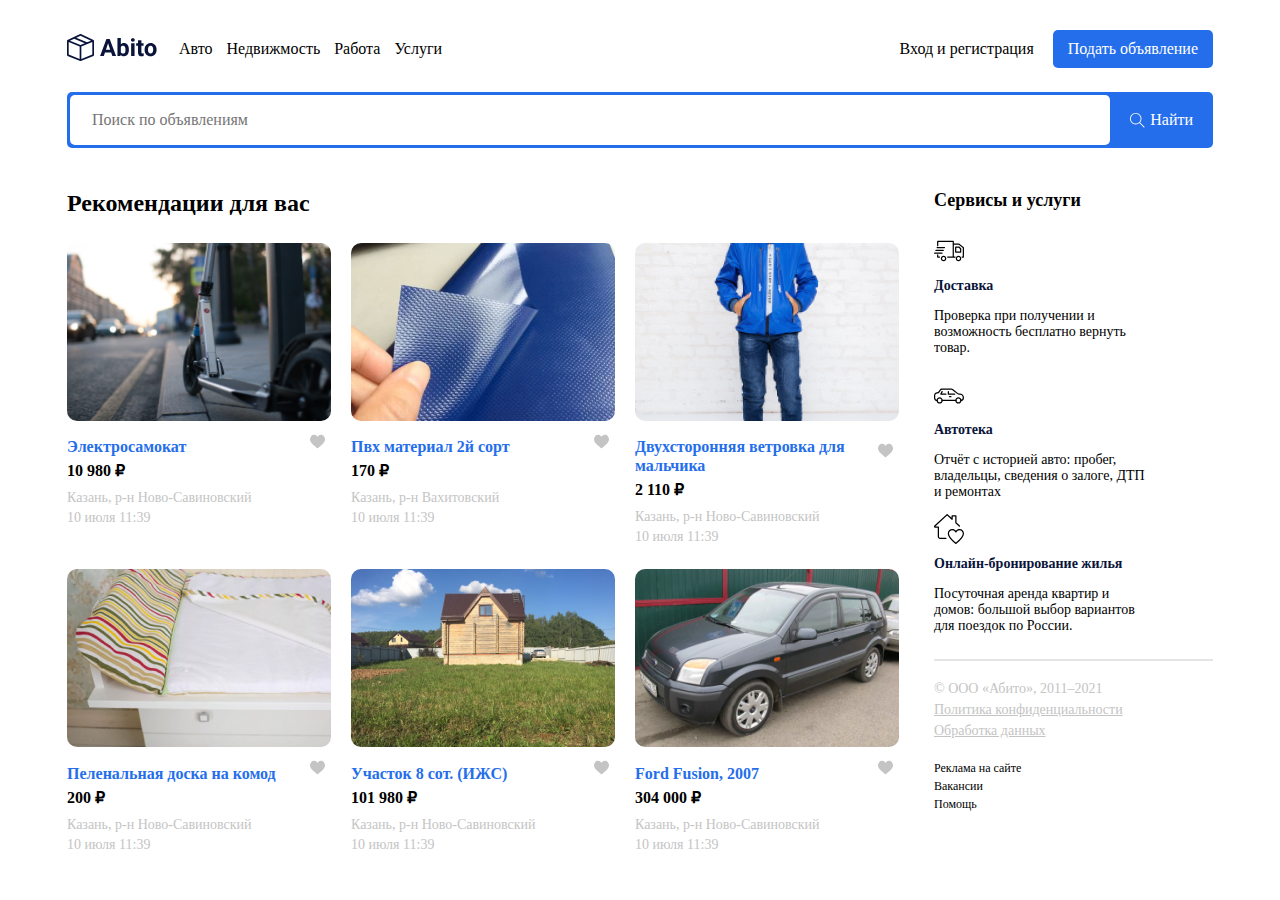
<file: index.html>
<!DOCTYPE html>
<html lang="en">
<head>
    <meta charset="UTF-8">
    <meta http-equiv="X-UA-Compatible" content="IE=edge">
    <meta name="viewport" content="width=device-width, initial-scale=1.0">
    <title>Abito - доска объявлений</title>
    <link rel="preconnect" href="https://fonts.googleapis.com">
    <link rel="preconnect" href="https://fonts.gstatic.com" crossorigin>
    <link href="https://fonts.googleapis.com/css2?family=Roboto:wght@400;700&display=swap" rel="stylesheet">
    <link rel="stylesheet" href="css/style.css">
    <link rel="stylesheet" href="css/normolize.css">
</head>
<body>
    <header class="header container">
        <div class="navbar">
            <a href="index.html" class="logo">
                <img src="img/Vector.svg" alt="logo: Abito" class="logo-image">
            </a>
            <!-- Навигационная панель -->
            <nav class="navbar-menu">
                <ul class="menu">
                    <li class="menu-item">
                        <a href="#" class="menu-link">Авто</a>
                    </li>
                    <li class="menu-item">
                        <a href="#" class="menu-link">Недвижмость</a>
                    </li>
                    <li class="menu-item">
                        <a href="#" class="menu-link">Работа</a>
                    </li>
                    <li class="menu-item">
                        <a href="#" class="menu-link">Услуги</a>
                    </li>
                </ul>
            </nav>

            <div class="button-group">
                <a href="#" class="button button-link">Вход и регистрация</a>
                <a href="#" class="button button-primary">Подать объявление</a>
            </div>
        </div>
        <!-- /.navbar -->
        <div class="search-panel">
            <input type="search" class="search-input" placeholder="Поиск по объявлениям">
            <button class="search-button">
                <svg class="search-icon" width="15" height="15" viewBox="0 0 15 15" fill="none" xmlns="http://www.w3.org/2000/svg">
                    <path d="M14.6506 14.0012L10.0862 9.43675C10.9465 8.43352 11.4706 7.13293 11.4706 5.71058C11.4706 2.54822 8.89765 -0.0247192 5.7353 -0.0247192C4.20353 -0.0247192 2.76265 0.571751 1.67824 1.6544C0.595589 2.73793 -0.000881376 4.17881 9.77541e-07 5.71058C9.77541e-07 8.87293 2.57294 11.4459 5.7353 11.4459C7.15765 11.4459 8.45912 10.9218 9.46235 10.0615L14.0268 14.6259L14.6506 14.0012ZM5.7353 10.5635C3.06 10.5635 0.882354 8.38675 0.882354 5.71058C0.881472 4.41352 1.38618 3.19499 2.30294 2.2791C3.21882 1.36234 4.43824 0.857634 5.7353 0.857634C8.41059 0.857634 10.5882 3.0344 10.5882 5.71058C10.5882 8.38587 8.41059 10.5635 5.7353 10.5635Z" fill="white"/>
                   fill="white"/>
                    </svg>
                    
                <span class="search-button-text">Найти</span>
            </button>
        </div>
        <!-- /.searhc-panel -->
    </header>

    <div class="page-content container">
        <!-- Блок с объявленьками -->
        <main class="main">
            <h2 class="page-title">Рекомендации для вас</h2>
            <div class="cards">
                <div class="card">
                    <a href="single.html" class="card-link">
                    <img src="img/card-image.jpg" alt="photo" class="card-image"></a>
                    <div class="card-header">
                    <!-- Под картинкой у нас заголовой и кнопка лайка -->
                    <a href="single.html" class="card-link">
                    <h3 class="card-title">Электросамокат</h3>
                    </a>
                    <button class="like">
                        <img src="img/likelike.svg" alt="like">
                    </button>
                </div>
                <strong class="card-price">10 980 ₽</strong>
                <p class="card-text">Казань, р-н Ново-Савиновский</p>
                <p class="card-text">10 июля 11:39</p>
                </div>
                <div class="card">
                    <a href="#" class="card-link">
                        <img src="img/card-image-2.jpg" alt="photo" class="card-image"></a>   
                    <div class="card-header">
                    <!-- Под картинкой у нас заголовой и кнопка лайка -->
                    <a href="#" class="card-link">
                    <h3 class="card-title">Пвх материал 2й сорт</h3>
                    </a>
                    <button class="like">
                        <img src="img/likelike.svg" alt="like">
                    </button>
                </div>
                <strong class="card-price">170 ₽</strong>
                <p class="card-text">Казань, р-н Вахитовский</p>
                <p class="card-text">10 июля 11:39</p>
                </div>
                <div class="card">
                    <a href="#" class="card-link">
                        <img src="img/card-image-3.jpg" alt="photo" class="card-image"></a>
                    <div class="card-header">
                    <!-- Под картинкой у нас заголовой и кнопка лайка -->
                    <a href="#" class="card-link">
                    <h3 class="card-title">Двухсторонняя ветровка для мальчика</h3>
                    </a>
                    <button class="like">
                        <img src="img/likelike.svg" alt="like">
                    </button>
                </div>
                <strong class="card-price">2 110 ₽</strong>
                <p class="card-text">Казань, р-н Ново-Савиновский</p>
                <p class="card-text">10 июля 11:39</p>
                </div>
                <div class="card">
                    <a href="#" class="card-link">
                        <img src="img/card-image-4.jpg" alt="photo" class="card-image"></a>    
                    <div class="card-header">
                    <!-- Под картинкой у нас заголовой и кнопка лайка -->
                    <a href="#" class="card-link">
                    <h3 class="card-title">Пеленальная доска на комод</h3>
                    </a>
                    <button class="like">
                        <img src="img/likelike.svg" alt="like">
                    </button>
                </div>
                <strong class="card-price">200 ₽</strong>
                <p class="card-text">Казань, р-н Ново-Савиновский</p>
                <p class="card-text">10 июля 11:39</p>
                </div>
                <div class="card">
                    <a href="#" class="card-link">
                        <img src="img/card-image-5.jpg" alt="photo" class="card-image"></a>    
                    <div class="card-header">
                    <!-- Под картинкой у нас заголовой и кнопка лайка -->
                    <a href="#" class="card-link">
                    <h3 class="card-title">Участок 8 сот. (ИЖС)</h3>
                    </a>
                    <button class="like">
                        <img src="img/likelike.svg" alt="like">
                    </button>
                </div>
                <strong class="card-price">101 980 ₽</strong>
                <p class="card-text">Казань, р-н Ново-Савиновский</p>
                <p class="card-text">10 июля 11:39</p>
                </div>
                <div class="card">
                    <a href="#" class="card-link">
                        <img src="img/card-image-6.jpg" alt="photo" class="card-image"></a>    
                    <div class="card-header">
                    <!-- Под картинкой у нас заголовой и кнопка лайка -->
                    <a href="#" class="card-link">
                    <h3 class="card-title">Ford Fusion, 2007</h3>
                    </a>
                    <button class="like">
                        <img src="img/likelike.svg" alt="like">
                    </button>
                </div>
                <strong class="card-price">304 000 ₽</strong>
                <p class="card-text">Казань, р-н Ново-Савиновский</p>
                <p class="card-text">10 июля 11:39</p>
                </div>
                
            </div>
        </main>

        <!-- Блок боковой навигации -->
        <aside class="sidebar">
            <h4 class="page-title">Сервисы и услуги</h4>
            <div class="service">
                <img src="img/001-delivery-truck 1.svg" alt="Icon: shipping" class="service-image">
                <h5 class="service-title">Доставка</h5>
                <p class="service-text">Проверка при получении и возможность бесплатно вернуть товар.</p>
            </div>
            
            <div class="service">
                <img src="img/002-sedan 1.svg" alt="Icon: avtoteka" class="service-image">
                <h5 class="service-title">Автотека</h5>
                <p class="service-text">Отчёт с историей авто: пробег, владельцы, сведения о залоге, ДТП и ремонтах</p>
            
            <div class="service">
                <img src="img/003-home.svg" alt="Icon: shipping" class="service-image">
                <h5 class="service-title">Онлайн-бронирование жилья</h5>
                <p class="service-text">Посуточная аренда квартир и домов: большой выбор вариантов для поездок по России.</p>
            </div>
            <hr color="#E5E5E5">
            <footer class="footer">
                <p class="footer-text">© ООО «Абито», 2011–2021</p>
                <ul class="footer-menu">
                    <li class="footer-menu-item">
                        <a href="#" class="footer-text">Политика конфиденциальности</a></li>
                    <li class="footer-menu-item"></li>
                        <a href="#" class="footer-text">Обработка данных</a></li>
                </ul>    
                <ul class="footer-menu">
                    <li class="footer-menu-item">
                        <a href="#" class="footer-link">Реклама на сайте</a></li>
                    <li class="footer-menu-item"></li>
                        <a href="#" class="footer-link">Вакансии</a></li>
                    <li class="footer-menu-item"></li>
                        <a href="#" class="footer-link">Помощь</a></li>
                </ul>

            </footer>
        </aside>
    </div>
    <!-- /.page-content -->
</body>
</html>
</file>
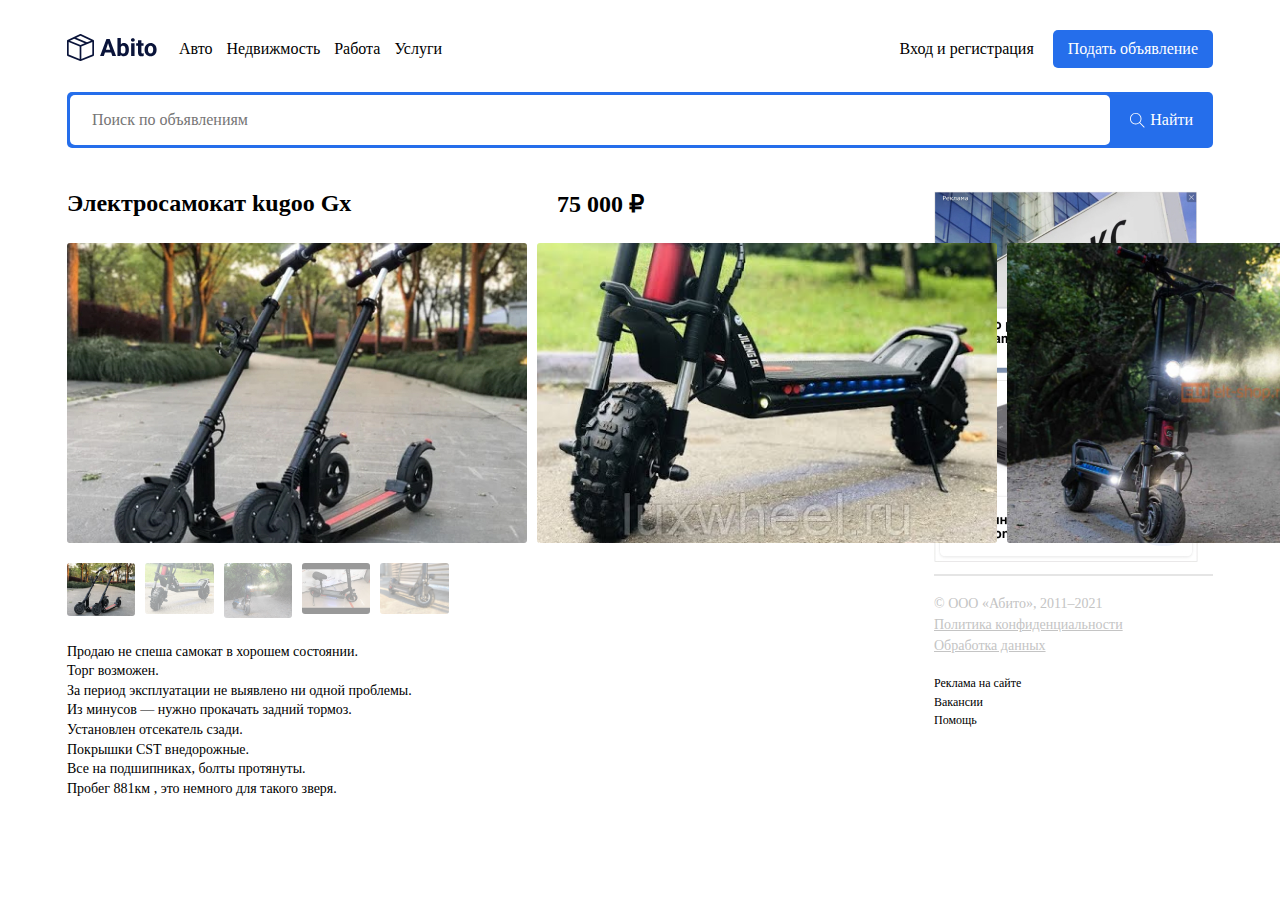
<file: single.html>
<!DOCTYPE html>
<html lang="en">
<head>
    <meta charset="UTF-8">
    <meta http-equiv="X-UA-Compatible" content="IE=edge">
    <meta name="viewport" content="width=device-width, initial-scale=1.0">
    <title>Страница объявления</title>
    <link rel="preconnect" href="https://fonts.googleapis.com">
    <link rel="preconnect" href="https://fonts.gstatic.com" crossorigin>
    <link href="https://fonts.googleapis.com/css2?family=Roboto:wght@400;700&display=swap" rel="stylesheet">
    <link rel="stylesheet" href="css/style.css">
    <link rel="stylesheet" href="css/normolize.css">
    <link rel="stylesheet" href="https://unpkg.com/swiper/swiper-bundle.min.css" />
</head>
<body>
    <header class="header container">
        <div class="navbar">
            <a href="index.html" class="logo">
                <img src="img/Vector.svg" alt="logo: Abito" class="logo-image">
            </a>
            <!-- Навигационная панель -->
            <nav class="navbar-menu">
                <ul class="menu">
                    <li class="menu-item">
                        <a href="#" class="menu-link">Авто</a>
                    </li>
                    <li class="menu-item">
                        <a href="#" class="menu-link">Недвижмость</a>
                    </li>
                    <li class="menu-item">
                        <a href="#" class="menu-link">Работа</a>
                    </li>
                    <li class="menu-item">
                        <a href="#" class="menu-link">Услуги</a>
                    </li>
                </ul>
            </nav>

            <div class="button-group">
                <a href="#" class="button button-link">Вход и регистрация</a>
                <a href="#" class="button button-primary">Подать объявление</a>
            </div>
        </div>
        <!-- /.navbar -->
        <div class="search-panel">
            <input type="search" class="search-input" placeholder="Поиск по объявлениям">
            <button class="search-button">
                <svg class="search-icon" width="15" height="15" viewBox="0 0 15 15" fill="none" xmlns="http://www.w3.org/2000/svg">
                    <path d="M14.6506 14.0012L10.0862 9.43675C10.9465 8.43352 11.4706 7.13293 11.4706 5.71058C11.4706 2.54822 8.89765 -0.0247192 5.7353 -0.0247192C4.20353 -0.0247192 2.76265 0.571751 1.67824 1.6544C0.595589 2.73793 -0.000881376 4.17881 9.77541e-07 5.71058C9.77541e-07 8.87293 2.57294 11.4459 5.7353 11.4459C7.15765 11.4459 8.45912 10.9218 9.46235 10.0615L14.0268 14.6259L14.6506 14.0012ZM5.7353 10.5635C3.06 10.5635 0.882354 8.38675 0.882354 5.71058C0.881472 4.41352 1.38618 3.19499 2.30294 2.2791C3.21882 1.36234 4.43824 0.857634 5.7353 0.857634C8.41059 0.857634 10.5882 3.0344 10.5882 5.71058C10.5882 8.38587 8.41059 10.5635 5.7353 10.5635Z" fill="white"/>
                   fill="white"/>
                    </svg>
                    
                <span class="search-button-text">Найти</span>
            </button>
        </div>
        <!-- /.searhc-panel -->
    </header>

    <div class="page-content container">
        <!-- Блок с объявленьками -->
        <main class="main main-single">
           <div class="content">
               <h2 class="page-title">Электросамокат kugoo Gx</h2>
               <!-- Слайдер с фотографиями -->
               <!-- Сам слайдер -->
               <div style="--swiper-navigation-color: #fff; --swiper-pagination-color: #fff"
               class="swiper-container mySwiper2">
             <div class="swiper-wrapper">
                <div class="swiper-slide">
                  <img src="img/sam1.jpg" />
                </div>
                <div class="swiper-slide">
                  <img src="img/sam3.jpg" />
                </div>
                <div class="swiper-slide">
                  <img src="img/sam4.jpg" />
                </div>
                <div class="swiper-slide">
                  <img src="img/sam5.jpg" />
                </div>
                <div class="swiper-slide">
                  <img src="img/sam6.jpg" />
                </div>
              </div>
             
            </div>
            <div thumbsSlider="" class="swiper-container mySwiper">
              <div class="swiper-wrapper">
                <div class="swiper-slide">
                    <img src="img/sam1.jpg" />
                  </div>
                  <div class="swiper-slide">
                    <img src="img/sam3.jpg" />
                  </div>
                  <div class="swiper-slide">
                    <img src="img/sam4.jpg" />
                  </div>
                  <div class="swiper-slide">
                    <img src="img/sam5.jpg" />
                  </div>
                  <div class="swiper-slide">
                    <img src="img/sam6.jpg" />
                  </div>
              </div>
            </div>
            <div class="content-text">
                <p>Продаю не спеша самокат в хорошем состоянии. <br>
                    Торг возможен.<br>
                    За период эксплуатации не выявлено ни одной проблемы.<br>
                    Из минусов — нужно прокачать задний тормоз.<br>
                    Установлен отсекатель сзади.<br>
                    Покрышки CST внедорожные.<br>
                    Все на подшипниках, болты протянуты.<br>
                    Пробег 881км , это немного для такого зверя.<br>
                </p>
            </div>
            </div>
            
           <div class="author">
                <strong class="single-price">75 000 ₽</strong>
                <div class="author-wrapper">
                    <div class="author-info">
                        <span class="author-name">Михаил Воробьев</span>
                        <div class="rating">
                            <svg width="10" height="10" viewBox="0 0 10 10" fill="none" xmlns="http://www.w3.org/2000/svg">
                                <g clip-path="url(#clip0)">
                                <path d="M9.97393 3.83595C9.90847 3.63346 9.72887 3.48965 9.51639 3.4705L6.63011 3.20842L5.4888 0.537072C5.40465 0.341297 5.21299 0.214569 5.00005 0.214569C4.78711 0.214569 4.59545 0.341297 4.5113 0.53753L3.36999 3.20842L0.483257 3.4705C0.271154 3.4901 0.0920116 3.63346 0.0261682 3.83595C-0.0396751 4.03844 0.0211327 4.26054 0.181583 4.40054L2.36326 6.31389L1.71994 9.14775C1.67286 9.35612 1.75374 9.5715 1.92662 9.69647C2.01955 9.76361 2.12827 9.79779 2.23791 9.79779C2.33244 9.79779 2.42621 9.77231 2.51036 9.72195L5.00005 8.23396L7.48882 9.72195C7.67094 9.83152 7.90052 9.82152 8.07302 9.69647C8.24598 9.57112 8.32678 9.35566 8.27971 9.14775L7.63638 6.31389L9.81806 4.40093C9.97851 4.26054 10.0398 4.03882 9.97393 3.83595Z" fill="#FFC107"/>
                                </g>
                                <defs>
                                <clipPath id="clip0">
                                <rect width="10" height="10" fill="white"/>
                                </clipPath>
                                </defs>
                                </svg>
                            <svg width="10" height="10" viewBox="0 0 10 10" fill="none" xmlns="http://www.w3.org/2000/svg">
                                <g clip-path="url(#clip0)">
                                <path d="M9.97393 3.83595C9.90847 3.63346 9.72887 3.48965 9.51639 3.4705L6.63011 3.20842L5.4888 0.537072C5.40465 0.341297 5.21299 0.214569 5.00005 0.214569C4.78711 0.214569 4.59545 0.341297 4.5113 0.53753L3.36999 3.20842L0.483257 3.4705C0.271154 3.4901 0.0920116 3.63346 0.0261682 3.83595C-0.0396751 4.03844 0.0211327 4.26054 0.181583 4.40054L2.36326 6.31389L1.71994 9.14775C1.67286 9.35612 1.75374 9.5715 1.92662 9.69647C2.01955 9.76361 2.12827 9.79779 2.23791 9.79779C2.33244 9.79779 2.42621 9.77231 2.51036 9.72195L5.00005 8.23396L7.48882 9.72195C7.67094 9.83152 7.90052 9.82152 8.07302 9.69647C8.24598 9.57112 8.32678 9.35566 8.27971 9.14775L7.63638 6.31389L9.81806 4.40093C9.97851 4.26054 10.0398 4.03882 9.97393 3.83595Z" fill="#FFC107"/>
                                </g>
                                <defs>
                                <clipPath id="clip0">
                                <rect width="10" height="10" fill="white"/>
                                </clipPath>
                                </defs>
                                </svg>
                            <svg width="10" height="10" viewBox="0 0 10 10" fill="none" xmlns="http://www.w3.org/2000/svg">
                                <g clip-path="url(#clip0)">
                                <path d="M9.97393 3.83595C9.90847 3.63346 9.72887 3.48965 9.51639 3.4705L6.63011 3.20842L5.4888 0.537072C5.40465 0.341297 5.21299 0.214569 5.00005 0.214569C4.78711 0.214569 4.59545 0.341297 4.5113 0.53753L3.36999 3.20842L0.483257 3.4705C0.271154 3.4901 0.0920116 3.63346 0.0261682 3.83595C-0.0396751 4.03844 0.0211327 4.26054 0.181583 4.40054L2.36326 6.31389L1.71994 9.14775C1.67286 9.35612 1.75374 9.5715 1.92662 9.69647C2.01955 9.76361 2.12827 9.79779 2.23791 9.79779C2.33244 9.79779 2.42621 9.77231 2.51036 9.72195L5.00005 8.23396L7.48882 9.72195C7.67094 9.83152 7.90052 9.82152 8.07302 9.69647C8.24598 9.57112 8.32678 9.35566 8.27971 9.14775L7.63638 6.31389L9.81806 4.40093C9.97851 4.26054 10.0398 4.03882 9.97393 3.83595Z" fill="#FFC107"/>
                                </g>
                                <defs>
                                <clipPath id="clip0">
                                <rect width="10" height="10" fill="white"/>
                                </clipPath>
                                </defs>
                                </svg>
                            <svg width="10" height="10" viewBox="0 0 10 10" fill="none" xmlns="http://www.w3.org/2000/svg">
                                <g clip-path="url(#clip0)">
                                <path d="M9.97393 3.83595C9.90847 3.63346 9.72887 3.48965 9.51639 3.4705L6.63011 3.20842L5.4888 0.537072C5.40465 0.341297 5.21299 0.214569 5.00005 0.214569C4.78711 0.214569 4.59545 0.341297 4.5113 0.53753L3.36999 3.20842L0.483257 3.4705C0.271154 3.4901 0.0920116 3.63346 0.0261682 3.83595C-0.0396751 4.03844 0.0211327 4.26054 0.181583 4.40054L2.36326 6.31389L1.71994 9.14775C1.67286 9.35612 1.75374 9.5715 1.92662 9.69647C2.01955 9.76361 2.12827 9.79779 2.23791 9.79779C2.33244 9.79779 2.42621 9.77231 2.51036 9.72195L5.00005 8.23396L7.48882 9.72195C7.67094 9.83152 7.90052 9.82152 8.07302 9.69647C8.24598 9.57112 8.32678 9.35566 8.27971 9.14775L7.63638 6.31389L9.81806 4.40093C9.97851 4.26054 10.0398 4.03882 9.97393 3.83595Z" fill="#FFC107"/>
                                </g>
                                <defs>
                                <clipPath id="clip0">
                                <rect width="10" height="10" fill="white"/>
                                </clipPath>
                                </defs>
                                </svg>  
                            <svg width="10" height="10" viewBox="0 0 10 10" fill="none" xmlns="http://www.w3.org/2000/svg">
                                <g clip-path="url(#clip0)">
                                <path d="M9.97393 3.83595C9.90847 3.63346 9.72887 3.48965 9.51639 3.4705L6.63011 3.20842L5.4888 0.537072C5.40465 0.341297 5.21299 0.214569 5.00005 0.214569C4.78711 0.214569 4.59545 0.341297 4.5113 0.53753L3.36999 3.20842L0.483257 3.4705C0.271154 3.4901 0.0920116 3.63346 0.0261682 3.83595C-0.0396751 4.03844 0.0211327 4.26054 0.181583 4.40054L2.36326 6.31389L1.71994 9.14775C1.67286 9.35612 1.75374 9.5715 1.92662 9.69647C2.01955 9.76361 2.12827 9.79779 2.23791 9.79779C2.33244 9.79779 2.42621 9.77231 2.51036 9.72195L5.00005 8.23396L7.48882 9.72195C7.67094 9.83152 7.90052 9.82152 8.07302 9.69647C8.24598 9.57112 8.32678 9.35566 8.27971 9.14775L7.63638 6.31389L9.81806 4.40093C9.97851 4.26054 10.0398 4.03882 9.97393 3.83595Z" fill="#FFC107"/>
                                </g>
                                <defs>
                                <clipPath id="clip0">
                                <rect width="10" height="10" fill="white"/>
                                </clipPath>
                                </defs>
                                </svg>       
                            <span class="rating-counter">5 отзывов</span>
                        </div>
                        <span class="author-status">Частное лицо</span>   
                    </div>
                    <img src="img/face.jpg" alt="avatar" class="author-avatar">
                </div>
                <div class="button-group">
                    <button class="button button-block button-primary">Показать телефон</button>
                    <button class="button button-block button-success">Написать сообщение</button>
                </div>

           </div>
        
        </main>

        <!-- Блок боковой навигации -->
        <aside class="sidebar">
            <a href="#">
                <img src="img/rec1.jpg" alt="reklama">
            </a>
            <a href="#">
                <img src="img/rec2.jpg" alt="reklama">
            </a>
            <hr color="#E5E5E5">
            <footer class="footer">
                <p class="footer-text">© ООО «Абито», 2011–2021</p>
                <ul class="footer-menu">
                    <li class="footer-menu-item">
                        <a href="#" class="footer-text">Политика конфиденциальности</a></li>
                    <li class="footer-menu-item"></li>
                        <a href="#" class="footer-text">Обработка данных</a></li>
                </ul>    
                <ul class="footer-menu">
                    <li class="footer-menu-item">
                        <a href="#" class="footer-link">Реклама на сайте</a></li>
                    <li class="footer-menu-item"></li>
                        <a href="#" class="footer-link">Вакансии</a></li>
                    <li class="footer-menu-item"></li>
                        <a href="#" class="footer-link">Помощь</a></li>
                </ul>

            </footer>
        </aside>
    </div>
    <!-- /.page-content -->
    <script src="https://unpkg.com/swiper/swiper-bundle.min.js"></script>
    <script src="js/main.js"></script>
</body>
</html>
</file>
<file: css/style.css>
.body {
    font-family: 'Roboto', sans-serif;
    font-size: 14px;
    color: #0A143A;
}

.container {
    max-width: 1146px; /* Максимальная ширина странички*/
    margin: auto; /* автоматическое выравнивание по центру страницы нашего блока */
}

.header {
    padding-top: 30px; /* отступ сверху*/
    padding-bottom: 30px; /* отступ снизу */
    margin-bottom: 12px;
}

.navbar {
    display: flex; /* делаем гибкий блок */
    align-items: center; /* выравниваем по вертикали по центру */
    justify-content: space-between; /* разброс элементов по краям */
    margin-bottom: 24px;
}

.navbar-menu {
    margin-right: auto; /* автоматический отступ справа */

}

.menu {
    list-style: none; /* отключили точки у списка */
    margin: 0; /* убираем отступы сверху и снизу */
    padding-left: 22px; /* внутренний отступ слева */
    padding-right: 22px; /* внутренний отступ справа */
    display: flex;
}

/* для всех пунктов кроме последнего */
.menu-item:not(:last-child) {
    margin-right: 14px; /* отступ справа */
}

.menu-link {
    text-decoration: none; /* отключили подчеркивание у пунктов меню */
    color: inherit; /* возьми цвет текста как в боди */
}

.button {
    text-decoration: none;
    display: inline-block;
    padding: 10px 15px; /* сверху и снизу отступ 10пх, справа и слева - 15 */
    cursor: pointer; /* при наведении на кнопку курсор мышки становится ручкой*/
}

.button-link {
    color: inherit;
}

.button-primary {
    background: #256EEB;
    border-radius: 5px;
    color: white;
}

.search-panel {
    height: 50px;
    background: #256EEB;
    border-radius: 5px;
    display: flex;
    padding: 3px;
}

.search-input {
    flex-grow: 1; /* растягивается на все свободное место*/
    background: #ffffff;
    border-radius: 5px;
    border: none;
    padding-left: 22px;
    padding-right: 22px;
}

.search-button {
    background: #256EEB;
    border: none;
    color: white;
    padding-left: 20px;
    padding-right: 17px;
    display: flex;
    align-items: center;
    cursor: pointer;
}
.search-button-text {
    margin-left: 5px;
}

.page-content {
    display: grid; /* делаем ну ОЧЕНЬ гибкую разметку, гибче, чем флекс*/
    grid-template-columns: 9fr 3fr;
    grid-column-gap: 30px;
}

.card-image {
    border-radius: 10px;
    width: 264px;
    height: 178px;
    object-fit: cover; /* Если картинка больше - обрезается */
}

.cards {
    display: flex;
    flex-wrap: wrap;
}

.card {
    margin-bottom: 20px;
    width: 264px;
}

.card:not(:nth-child(3n)) {
    margin-right: 20px;

}

.card-title {
    font-size: 16px;
    line-height: 19px;
    color: #256EEB;
    margin-top: 12px;
    margin-bottom: 5px;
}

.card-header {
    display: flex;
    justify-content: space-between;
    align-items: center;
}

.like {
    background-color: #ffffff;
    border: none;
    cursor: pointer;
    margin-left: 15px;
}

.card-link {
    text-decoration: none;
}

.card-price {
    font-size: 16px;
    line-height: 19px;
    margin-bottom: 10px;
    display: block;
}

.card-text {
    font-size: 14px;
    line-height: 16px;
    color: #c4c4c4;
    margin-bottom: 4px;
    margin-top: 0;
}

.sidebar .page-title {
    font-size: 18px;
    line-height: 21px;
}

.service {
    margin-bottom: 25px;
}

.service-title {
    margin-top: 7px;
    margin-bottom: 5px;
    font-weight: bold;
    font-size: 14px;
    line-height: 16px;
    color: #0A143A;
}

.service-text {
    font-size: 14px;
    line-height: 16px;
    max-width: 217px;
}

.footer-text {
    font-size: 14px;
    line-height: 12px;
    color: #C4C4C4;
    margin-bottom: 5px;
    display: inline-block;
}

.footer-menu {
    margin: 0;
    padding: 0;
    list-style: none;
    margin-bottom: 16px;
}

.footer-link {
    font-size: 12px;
    color: inherit;
    text-decoration: none;
    display: inline-block;  
}

.main-single {
    display: flex;
    align-items: flex-start;
}

.content {
    max-width: 460px;
    margin-right: 30px;
}

.swiper-container {
    width: 100%;
    height: 300px;
    margin-left: auto;
    margin-right: auto;
    margin-bottom: 10px;
  }

  .swiper-slide {
    background-size: cover;
    background-position: center;
  }

  .mySwiper2 {
    width: 100%;
    border-radius: 10px;
  }

  .mySwiper {
    height: 20%;
    box-sizing: border-box;
    padding: 10px 0;
  }

  .mySwiper .swiper-slide {
    width: 25%;
    height: 100%;
    opacity: 0.4;
    border-radius: 10px;
  }

  .mySwiper .swiper-slide-thumb-active {
    opacity: 1;
  }

  .swiper-slide img {
    display: block;
    width: 100%;
    height: 100%;
    object-fit: cover;
    border-radius: 3px;
  }

  .content-text {
    font-size: 14px;
    line-height: 140%;
    color: inherit;
  }

.single-price {
    font-size: 24px;
    line-height: 28px;
    margin-top: 0;
    margin-bottom: 25px;
    display: block;
}

.page-title {
    margin-top: 0;
    margin-bottom: 25px;
}

.author {
    min-width: 264px;
}

.author-wrapper {
    display: flex;
    align-items: center;
    justify-content: space-between;
    margin-top: 25px;
    margin-bottom: 30px;
}

.author-avatar {
    width: 50px;
    height: 50px;
    object-fit: cover;
    border-radius: 50%;
}

.author-name {
    font-weight: bold;
    font-size: 14px;
    line-height: 16px;
    display: block;
    margin-bottom: 4px;
}

.rating {
    margin-bottom: 5px;
}

.rating-counter {
    color: #0A143A;
    opacity: 0.5;
    margin-left: 10px;
}

.author-status {
    font-size: 12px;
    line-height: 14px;
}

.button-block {
    display: block;
    width: 100%;
    height: 54px;
    margin-bottom: 14px;
    border: none;
}

.button-success {
    background: #14B4BE;
    border-radius: 5px;
    color: white;
}
</file>
<file: css/normolize.css>
/*! normalize.css v8.0.1 | MIT License | github.com/necolas/normalize.css */

/* Document
   ========================================================================== */

/**
 * 1. Correct the line height in all browsers.
 * 2. Prevent adjustments of font size after orientation changes in iOS.
 */

 html {
    line-height: 1.15; /* 1 */
    -webkit-text-size-adjust: 100%; /* 2 */
  }
  
  /* Sections
     ========================================================================== */
  
  /**
   * Remove the margin in all browsers.
   */
  
  body {
    margin: 0;
  }
  
  /**
   * Render the `main` element consistently in IE.
   */
  
  main {
    display: block;
  }
  
  /**
   * Correct the font size and margin on `h1` elements within `section` and
   * `article` contexts in Chrome, Firefox, and Safari.
   */
  
  h1 {
    font-size: 2em;
    margin: 0.67em 0;
  }
  
  /* Grouping content
     ========================================================================== */
  
  /**
   * 1. Add the correct box sizing in Firefox.
   * 2. Show the overflow in Edge and IE.
   */
  
  hr {
    box-sizing: content-box; /* 1 */
    height: 0; /* 1 */
    overflow: visible; /* 2 */
  }
  
  /**
   * 1. Correct the inheritance and scaling of font size in all browsers.
   * 2. Correct the odd `em` font sizing in all browsers.
   */
  
  pre {
    font-family: monospace, monospace; /* 1 */
    font-size: 1em; /* 2 */
  }
  
  /* Text-level semantics
     ========================================================================== */
  
  /**
   * Remove the gray background on active links in IE 10.
   */
  
  a {
    background-color: transparent;
  }
  
  /**
   * 1. Remove the bottom border in Chrome 57-
   * 2. Add the correct text decoration in Chrome, Edge, IE, Opera, and Safari.
   */
  
  abbr[title] {
    border-bottom: none; /* 1 */
    text-decoration: underline; /* 2 */
    text-decoration: underline dotted; /* 2 */
  }
  
  /**
   * Add the correct font weight in Chrome, Edge, and Safari.
   */
  
  b,
  strong {
    font-weight: bolder;
  }
  
  /**
   * 1. Correct the inheritance and scaling of font size in all browsers.
   * 2. Correct the odd `em` font sizing in all browsers.
   */
  
  code,
  kbd,
  samp {
    font-family: monospace, monospace; /* 1 */
    font-size: 1em; /* 2 */
  }
  
  /**
   * Add the correct font size in all browsers.
   */
  
  small {
    font-size: 80%;
  }
  
  /**
   * Prevent `sub` and `sup` elements from affecting the line height in
   * all browsers.
   */
  
  sub,
  sup {
    font-size: 75%;
    line-height: 0;
    position: relative;
    vertical-align: baseline;
  }
  
  sub {
    bottom: -0.25em;
  }
  
  sup {
    top: -0.5em;
  }
  
  /* Embedded content
     ========================================================================== */
  
  /**
   * Remove the border on images inside links in IE 10.
   */
  
  img {
    border-style: none;
  }
  
  /* Forms
     ========================================================================== */
  
  /**
   * 1. Change the font styles in all browsers.
   * 2. Remove the margin in Firefox and Safari.
   */
  
  button,
  input,
  optgroup,
  select,
  textarea {
    font-family: inherit; /* 1 */
    font-size: 100%; /* 1 */
    line-height: 1.15; /* 1 */
    margin: 0; /* 2 */
  }
  
  /**
   * Show the overflow in IE.
   * 1. Show the overflow in Edge.
   */
  
  button,
  input { /* 1 */
    overflow: visible;
  }
  
  /**
   * Remove the inheritance of text transform in Edge, Firefox, and IE.
   * 1. Remove the inheritance of text transform in Firefox.
   */
  
  button,
  select { /* 1 */
    text-transform: none;
  }
  
  /**
   * Correct the inability to style clickable types in iOS and Safari.
   */
  
  button,
  [type="button"],
  [type="reset"],
  [type="submit"] {
    -webkit-appearance: button;
  }
  
  /**
   * Remove the inner border and padding in Firefox.
   */
  
  button::-moz-focus-inner,
  [type="button"]::-moz-focus-inner,
  [type="reset"]::-moz-focus-inner,
  [type="submit"]::-moz-focus-inner {
    border-style: none;
    padding: 0;
  }
  
  /**
   * Restore the focus styles unset by the previous rule.
   */
  
  button:-moz-focusring,
  [type="button"]:-moz-focusring,
  [type="reset"]:-moz-focusring,
  [type="submit"]:-moz-focusring {
    outline: 1px dotted ButtonText;
  }
  
  /**
   * Correct the padding in Firefox.
   */
  
  fieldset {
    padding: 0.35em 0.75em 0.625em;
  }
  
  /**
   * 1. Correct the text wrapping in Edge and IE.
   * 2. Correct the color inheritance from `fieldset` elements in IE.
   * 3. Remove the padding so developers are not caught out when they zero out
   *    `fieldset` elements in all browsers.
   */
  
  legend {
    box-sizing: border-box; /* 1 */
    color: inherit; /* 2 */
    display: table; /* 1 */
    max-width: 100%; /* 1 */
    padding: 0; /* 3 */
    white-space: normal; /* 1 */
  }
  
  /**
   * Add the correct vertical alignment in Chrome, Firefox, and Opera.
   */
  
  progress {
    vertical-align: baseline;
  }
  
  /**
   * Remove the default vertical scrollbar in IE 10+.
   */
  
  textarea {
    overflow: auto;
  }
  
  /**
   * 1. Add the correct box sizing in IE 10.
   * 2. Remove the padding in IE 10.
   */
  
  [type="checkbox"],
  [type="radio"] {
    box-sizing: border-box; /* 1 */
    padding: 0; /* 2 */
  }
  
  /**
   * Correct the cursor style of increment and decrement buttons in Chrome.
   */
  
  [type="number"]::-webkit-inner-spin-button,
  [type="number"]::-webkit-outer-spin-button {
    height: auto;
  }
  
  /**
   * 1. Correct the odd appearance in Chrome and Safari.
   * 2. Correct the outline style in Safari.
   */
  
  [type="search"] {
    -webkit-appearance: textfield; /* 1 */
    outline-offset: -2px; /* 2 */
  }
  
  /**
   * Remove the inner padding in Chrome and Safari on macOS.
   */
  
  [type="search"]::-webkit-search-decoration {
    -webkit-appearance: none;
  }
  
  /**
   * 1. Correct the inability to style clickable types in iOS and Safari.
   * 2. Change font properties to `inherit` in Safari.
   */
  
  ::-webkit-file-upload-button {
    -webkit-appearance: button; /* 1 */
    font: inherit; /* 2 */
  }
  
  /* Interactive
     ========================================================================== */
  
  /*
   * Add the correct display in Edge, IE 10+, and Firefox.
   */
  
  details {
    display: block;
  }
  
  /*
   * Add the correct display in all browsers.
   */
  
  summary {
    display: list-item;
  }
  
  /* Misc
     ========================================================================== */
  
  /**
   * Add the correct display in IE 10+.
   */
  
  template {
    display: none;
  }
  
  /**
   * Add the correct display in IE 10.
   */
  
  [hidden] {
    display: none;
  }
</file>
